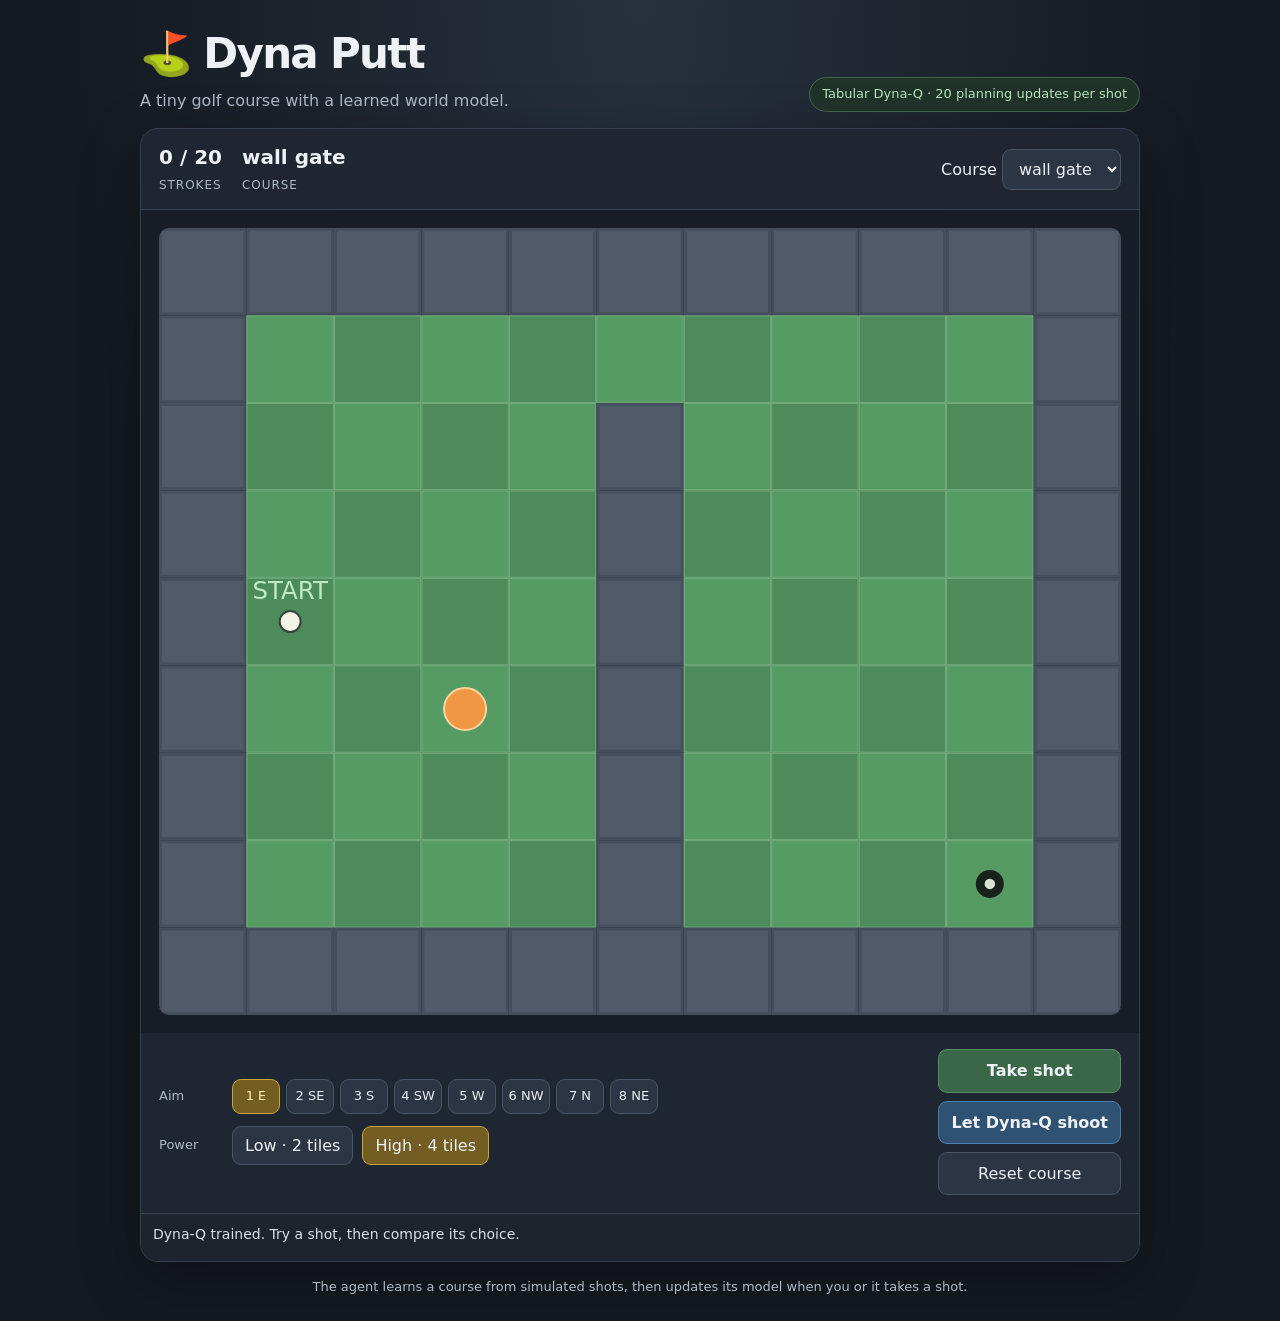
<file: dynaputt/index.html>
<!doctype html>
<html lang="en">
<head>
  <meta charset="utf-8">
  <meta name="viewport" content="width=device-width, initial-scale=1">
  <title>Dyna Putt</title>
  <style>
    :root { color-scheme: dark; --bg:#151a22; --panel:#202733; --line:#354150; --text:#eef2f6; --muted:#aeb9c7; --green:#4c915c; --yellow:#ffdf68; --orange:#ef9742; --blue:#75b9ff; }
    * { box-sizing:border-box; }
    body { margin:0; min-height:100vh; background:radial-gradient(ellipse at top,#26313d,var(--bg) 62%); color:var(--text); font:16px/1.45 system-ui,-apple-system,BlinkMacSystemFont,"Segoe UI",sans-serif; display:grid; place-items:center; padding:24px; }
    main { width:min(100%,1000px); display:grid; gap:16px; }
    header { display:flex; align-items:end; justify-content:space-between; gap:20px; }
    h1 { margin:0; font-size:clamp(28px,5vw,42px); letter-spacing:-.04em; }
    header p { color:var(--muted); margin:4px 0 0; }
    .badge { border:1px solid #46634d; color:#b8e6be; background:#203329; border-radius:999px; padding:7px 12px; font-size:13px; white-space:nowrap; }
    .game { background:rgba(32,39,51,.9); border:1px solid var(--line); border-radius:18px; overflow:hidden; box-shadow:0 18px 60px #0005; }
    .topbar { display:flex; flex-wrap:wrap; gap:12px; justify-content:space-between; align-items:center; padding:14px 18px; border-bottom:1px solid var(--line); }
    .stats { display:flex; gap:20px; align-items:center; flex-wrap:wrap; }
    .stat strong { font-size:20px; display:block; }
    .stat span { color:var(--muted); font-size:12px; text-transform:uppercase; letter-spacing:.08em; }
    select, button { color:var(--text); background:#2b3543; border:1px solid #465466; border-radius:9px; padding:9px 12px; font:inherit; }
    button { cursor:pointer; transition:transform .08s ease,background .12s ease; }
    button:hover { background:#374456; }
    button:active { transform:translateY(1px); }
    button.primary { background:#3a6748; border-color:#568c64; font-weight:650; }
    button.primary:hover { background:#477c57; }
    button.ai { background:#2f5273; border-color:#4b7eaa; font-weight:650; }
    button.ai:hover { background:#3a638a; }
    .board-wrap { padding:18px; background:#181e27; }
    canvas { display:block; width:100%; height:auto; border-radius:10px; background:#202733; }
    .controls { padding:16px 18px 18px; display:grid; grid-template-columns:1fr auto; gap:18px; align-items:center; }
    .left-controls { display:grid; gap:12px; }
    .row { display:flex; gap:9px; align-items:center; flex-wrap:wrap; }
    .label { color:var(--muted); font-size:13px; min-width:64px; }
    .directions { display:grid; grid-template-columns:repeat(8,minmax(38px,48px)); gap:6px; }
    .direction { padding:7px 4px; font-size:13px; }
    .direction.selected { background:#745d23; border-color:#c6a641; color:#fff4bf; }
    .power { padding:7px 12px; }
    .power.selected { background:#745d23; border-color:#c6a641; }
    .buttons { display:flex; flex-direction:column; gap:8px; min-width:145px; }
    .message { min-height:48px; color:#d7e0ea; font-size:14px; padding:10px 12px; border-top:1px solid var(--line); background:#1d242e; }
    .note { color:var(--muted); font-size:13px; text-align:center; }
    .error { color:#ffc1b8; }
    @media (max-width:680px) { body { padding:12px; } header { align-items:start; flex-direction:column; } .controls { grid-template-columns:1fr; } .buttons { flex-direction:row; } .directions { grid-template-columns:repeat(4,48px); } }
  </style>
</head>
<body>
<main>
  <header>
    <div><h1>⛳ Dyna Putt</h1><p>A tiny golf course with a learned world model.</p></div>
    <div class="badge">Tabular Dyna-Q · 20 planning updates per shot</div>
  </header>
  <section class="game" aria-label="Mini-golf game">
    <div class="topbar">
      <div class="stats">
        <div class="stat"><strong id="stroke-count">0 / 20</strong><span>Strokes</span></div>
        <div class="stat"><strong id="course-name">—</strong><span>Course</span></div>
      </div>
      <label>Course <select id="course"></select></label>
    </div>
    <div class="board-wrap"><canvas id="board" width="880" height="640" aria-label="Mini-golf course"></canvas></div>
    <div class="controls">
      <div class="left-controls">
        <div class="row"><span class="label">Aim</span><div class="directions" id="directions"></div></div>
        <div class="row"><span class="label">Power</span>
          <button class="power" data-power="0">Low · 2 tiles</button>
          <button class="power selected" data-power="1">High · 4 tiles</button>
        </div>
      </div>
      <div class="buttons">
        <button class="primary" id="shoot">Take shot</button>
        <button class="ai" id="ai-shot">Let Dyna-Q shoot</button>
        <button id="reset">Reset course</button>
      </div>
    </div>
    <div class="message" id="message">Connecting to the local Dyna-Q agent…</div>
  </section>
  <div class="note">The agent learns a course from simulated shots, then updates its model when you or it takes a shot.</div>
</main>
<script>
(() => {
  const COURSES = {
    easy: [
      "###########", "#.........#", "#S........#", "#.........#",
      "#.........#", "#.........#", "#........H#", "###########"
    ],
    wall_gate: [
      "###########", "#.........#", "#....#....#", "#....#....#",
      "#S...#....#", "#..B.#....#", "#....#....#", "#....#...H#", "###########"
    ]
  };
  const labels = ["E", "SE", "S", "SW", "W", "NW", "N", "NE"];
  const vectors = [[1,0],[1,1],[0,1],[-1,1],[-1,0],[-1,-1],[0,-1],[1,-1]];
  const powerSteps = [2,4];
  const directionsRoot = document.getElementById("directions");
  const courseSelect = document.getElementById("course");
  const canvas = document.getElementById("board");
  const ctx = canvas.getContext("2d");
  const messageEl = document.getElementById("message");
  let game = null;
  let direction = 0;
  let power = 1;
  let animating = false;
  let shownBall = null;

  labels.forEach((name, i) => {
    const button = document.createElement("button");
    button.className = "direction" + (i === direction ? " selected" : "");
    button.textContent = `${i + 1} ${name}`;
    button.addEventListener("click", () => setDirection(i));
    directionsRoot.append(button);
  });
  document.querySelectorAll(".power").forEach(button => button.addEventListener("click", () => {
    power = Number(button.dataset.power);
    document.querySelectorAll(".power").forEach(b => b.classList.toggle("selected", b === button));
  }));

  function setDirection(index) {
    direction = index;
    [...directionsRoot.children].forEach((button, i) => button.classList.toggle("selected", i === index));
  }

  function seededRandom(seed) {
    let value = seed >>> 0;
    return () => {
      value += 0x6D2B79F5;
      let t = value;
      t = Math.imul(t ^ (t >>> 15), t | 1);
      t ^= t + Math.imul(t ^ (t >>> 7), t | 61);
      return ((t ^ (t >>> 14)) >>> 0) / 4294967296;
    };
  }

  class MiniGolf {
    constructor(name) {
      this.name=name; this.rows=COURSES[name]; this.height=this.rows.length; this.width=this.rows[0].length;
      this.start=this.find("S"); this.hole=this.find("H"); this.cells=[]; this.cellToState=new Map();
      for(let y=0;y<this.height;y++) for(let x=0;x<this.width;x++) if(!"#B".includes(this.rows[y][x])) {
        this.cellToState.set(`${x},${y}`,this.cells.length); this.cells.push([x,y]);
      }
      this.nStates=this.cells.length; this.nActions=16; this.reset();
    }
    find(char) {
      const matches=[];
      this.rows.forEach((row,y)=>[...row].forEach((tile,x)=>{if(tile===char)matches.push([x,y]);}));
      if(matches.length!==1)throw new Error(`Course needs exactly one ${char}.`);
      return matches[0];
    }
    tile(x,y) { return x<0||x>=this.width||y<0||y>=this.height ? "#" : this.rows[y][x]; }
    reset() { this.state=this.cellToState.get(this.start.join(","));this.strokes=0;this.done=false;this.truncated=false;return this.state; }
    step(action) {
      if(this.done||this.truncated)throw new Error("Episode over; reset the course first.");
      let directionId=Math.floor(action/2), powerId=action%2;
      let [dx,dy]=vectors[directionId],ticks=powerSteps[powerId];
      let [x,y]=this.cells[this.state],path=[[x,y]];
      for(let i=0;i<ticks;i++) {
        let nx=x+dx,ny=y+dy,tile=this.tile(nx,ny);
        if(tile==="B") {
          dx=-dx;dy=-dy;nx=x+dx;ny=y+dy;
          if("#B".includes(this.tile(nx,ny)))break;
        } else if(tile==="#") {
          const xBlocked=dx!==0&&this.tile(x+dx,y)==="#";
          const yBlocked=dy!==0&&this.tile(x,y+dy)==="#";
          if(xBlocked&&!yBlocked)dx=-dx;
          else if(yBlocked&&!xBlocked)dy=-dy;
          else {dx=-dx;dy=-dy;}
          nx=x+dx;ny=y+dy;
          if("#B".includes(this.tile(nx,ny)))break;
        }
        x=nx;y=ny;path.push([x,y]);
        if(x===this.hole[0]&&y===this.hole[1])break;
      }
      this.state=this.cellToState.get(`${x},${y}`);this.strokes++;
      const sank=x===this.hole[0]&&y===this.hole[1];
      this.done=sank;this.truncated=!sank&&this.strokes>=20;
      return {state:this.state,reward:-1,done:this.done||this.truncated,sank,truncated:this.truncated,path};
    }
    actionName(action) {return `${labels[Math.floor(action/2)]} / ${action%2?"high":"low"}`;}
  }

  class DynaQ {
    constructor(nStates,nActions,seed) {
      this.nActions=nActions;this.alpha=.25;this.gamma=.95;this.epsilon=1;this.epsilonMin=.03;this.epsilonDecay=.992;
      this.planningSteps=20;this.rng=seededRandom(seed);this.q=Array.from({length:nStates},()=>new Float64Array(nActions));this.model=new Map();
    }
    act(state,explore=true) {
      if(explore&&this.rng()<this.epsilon)return Math.floor(this.rng()*this.nActions);
      const row=this.q[state],max=Math.max(...row),best=[];
      for(let a=0;a<this.nActions;a++)if(row[a]===max)best.push(a);
      return explore?best[Math.floor(this.rng()*best.length)]:best[0];
    }
    update(state,action,reward,next,terminal) {
      const target=terminal?reward:reward+this.gamma*Math.max(...this.q[next]);
      this.q[state][action]+=this.alpha*(target-this.q[state][action]);
    }
    observe(state,action,reward,next,terminal) {
      this.update(state,action,reward,next,terminal);this.model.set(`${state},${action}`,[state,action,reward,next,terminal]);
      const pairs=[...this.model.values()];
      for(let i=0;i<this.planningSteps;i++) {
        const [s,a,r,n,t]=pairs[Math.floor(this.rng()*pairs.length)];this.update(s,a,r,n,t);
      }
    }
    endEpisode(){this.epsilon=Math.max(this.epsilonMin,this.epsilon*this.epsilonDecay);}
  }

  function train(courseName) {
    const env=new MiniGolf(courseName),agent=new DynaQ(env.nStates,env.nActions,7);
    for(let episode=0;episode<700;episode++) {
      let state=env.reset(),done=false;
      while(!done) {
        const action=agent.act(state),result=env.step(action);
        agent.observe(state,action,result.reward,result.state,result.sank);state=result.state;done=result.done;
      }
      agent.endEpisode();
    }
    agent.epsilon=0;
    return {env,agent};
  }

  function setGame(courseName, message) {
    const trained=train(courseName);trained.env.reset();game={...trained,path:[[...trained.env.start]],message};shownBall=[...trained.env.start];
    document.getElementById("course-name").textContent=courseName.replaceAll("_"," ");
    courseSelect.value=courseName;messageEl.textContent=message;
    updateStats();draw();
  }

  function updateStats() {
    if(!game)return;
    document.getElementById("stroke-count").textContent=`${game.env.strokes} / 20`;
    document.getElementById("course-name").textContent=game.env.name.replaceAll("_"," ");
    messageEl.textContent=game.message;messageEl.classList.remove("error");
  }

  function draw() {
    if (!game) return;
    const dpr = window.devicePixelRatio || 1;
    const width = canvas.clientWidth;
    const height = width * game.env.height / game.env.width;
    canvas.style.height = `${height}px`;
    if (canvas.width !== Math.round(width * dpr) || canvas.height !== Math.round(height * dpr)) {
      canvas.width = Math.round(width * dpr); canvas.height = Math.round(height * dpr);
    }
    ctx.setTransform(dpr,0,0,dpr,0,0);
    const cw = width / game.env.width, ch = height / game.env.height;
    ctx.clearRect(0,0,width,height);
    for (let y=0;y<game.env.height;y++) for (let x=0;x<game.env.width;x++) {
      const tile=game.env.rows[y][x], px=x*cw, py=y*ch;
      if (tile==="#") {
        ctx.fillStyle="#454e5c"; ctx.fillRect(px,py,cw,ch);
        ctx.fillStyle="#505a69"; ctx.fillRect(px+3,py+3,cw-6,ch-6);
      } else {
        ctx.fillStyle=(x+y)%2 ? "#4d8c5a" : "#559b63"; ctx.fillRect(px,py,cw,ch);
        ctx.strokeStyle="#75ad7e"; ctx.lineWidth=1; ctx.strokeRect(px+.5,py+.5,cw-1,ch-1);
        if(tile==="B") { ctx.fillStyle="#ef9742"; ctx.beginPath(); ctx.arc(px+cw/2,py+ch/2,Math.min(cw,ch)*.24,0,Math.PI*2); ctx.fill(); ctx.strokeStyle="#ffd39f";ctx.lineWidth=2;ctx.stroke(); }
        if(tile==="H") { ctx.fillStyle="#17231a";ctx.beginPath();ctx.arc(px+cw/2,py+ch/2,Math.min(cw,ch)*.16,0,Math.PI*2);ctx.fill();ctx.fillStyle="#d8e3d3";ctx.beginPath();ctx.arc(px+cw/2,py+ch/2,Math.min(cw,ch)*.06,0,Math.PI*2);ctx.fill(); }
        if(tile==="S") { ctx.fillStyle="#bdebc0";ctx.font=`${Math.min(cw,ch)*.28}px system-ui`;ctx.textAlign="center";ctx.fillText("START",px+cw/2,py+ch*.24); }
      }
    }
    if (game.path && game.path.length>1) {
      ctx.beginPath(); game.path.forEach(([x,y],i)=>{const px=(x+.5)*cw,py=(y+.5)*ch;i?ctx.lineTo(px,py):ctx.moveTo(px,py);});
      ctx.strokeStyle="#ffdf68";ctx.lineWidth=Math.max(3,Math.min(cw,ch)*.07);ctx.lineCap="round";ctx.lineJoin="round";ctx.stroke();
    }
    const [bx,by]=shownBall || game.env.cells[game.env.state];
    ctx.fillStyle="#f4f3e8";ctx.beginPath();ctx.arc((bx+.5)*cw,(by+.5)*ch,Math.min(cw,ch)*.12,0,Math.PI*2);ctx.fill();
    ctx.strokeStyle="#34443a";ctx.lineWidth=2;ctx.stroke();
  }

  async function animate(path) {
    animating=true;
    for (const cell of path.slice(1)) {
      shownBall=[...cell]; draw();
      await new Promise(resolve=>setTimeout(resolve,115));
    }
    animating=false;
    if (game) { shownBall=[...game.env.cells[game.env.state]]; draw(); }
  }

  async function takeShot(actor, action) {
    if (!game || animating) return;
    if (game.env.done || game.env.truncated) { game.message="Round over. Press Reset course to play again."; updateStats(); return; }
    if(actor==="ai")action=game.agent.act(game.env.state,false);
    const state=game.env.state;
    const learned=game.agent.model.get(`${state},${action}`);
    const prediction=learned?game.env.cells[learned[3]]:null;
    const result=game.env.step(action);
    game.agent.observe(state,action,result.reward,result.state,result.sank);
    game.path=result.path;
    const outcome=result.sank?"sank it!":result.truncated?"out of strokes":"shot taken";
    const predicted=actor==="ai"&&prediction?` Model predicted ${prediction}; landed at ${game.env.cells[result.state]}.`:"";
    game.message=`${actor==="ai"?"Dyna-Q":"You"}: ${game.env.actionName(action)} — ${outcome}.${predicted} Model updated.`;
    updateStats();draw();await animate(result.path);
  }

  Object.keys(COURSES).forEach(name=>{const option=document.createElement("option");option.value=name;option.textContent=name.replaceAll("_"," ");courseSelect.append(option);});
  document.getElementById("shoot").addEventListener("click",()=>takeShot("human",direction*2+power));
  document.getElementById("ai-shot").addEventListener("click",()=>takeShot("ai"));
  document.getElementById("reset").addEventListener("click",()=>{game.env.reset();game.path=[[...game.env.start]];shownBall=[...game.env.start];game.message="Course reset. The learned agent is ready.";updateStats();draw();});
  courseSelect.addEventListener("change",()=>{messageEl.textContent="Training a small local Dyna-Q agent for this course…";setTimeout(()=>setGame(courseSelect.value,"Course ready. Try a shot or ask Dyna-Q."),25);});
  document.addEventListener("keydown",event=>{
    if(event.key>="1"&&event.key<="8")setDirection(Number(event.key)-1);
    if(event.key.toLowerCase()==="p"){power=1-power;document.querySelectorAll(".power").forEach(b=>b.classList.toggle("selected",Number(b.dataset.power)===power));}
    if(event.key===" "){event.preventDefault();takeShot("human",direction*2+power);}
  });
  window.addEventListener("resize",draw);
  messageEl.textContent="Training a small local Dyna-Q agent…";
  setTimeout(()=>setGame("wall_gate","Dyna-Q trained. Try a shot, then compare its choice."),25);
})();
</script>
</body>
</html>
</file>
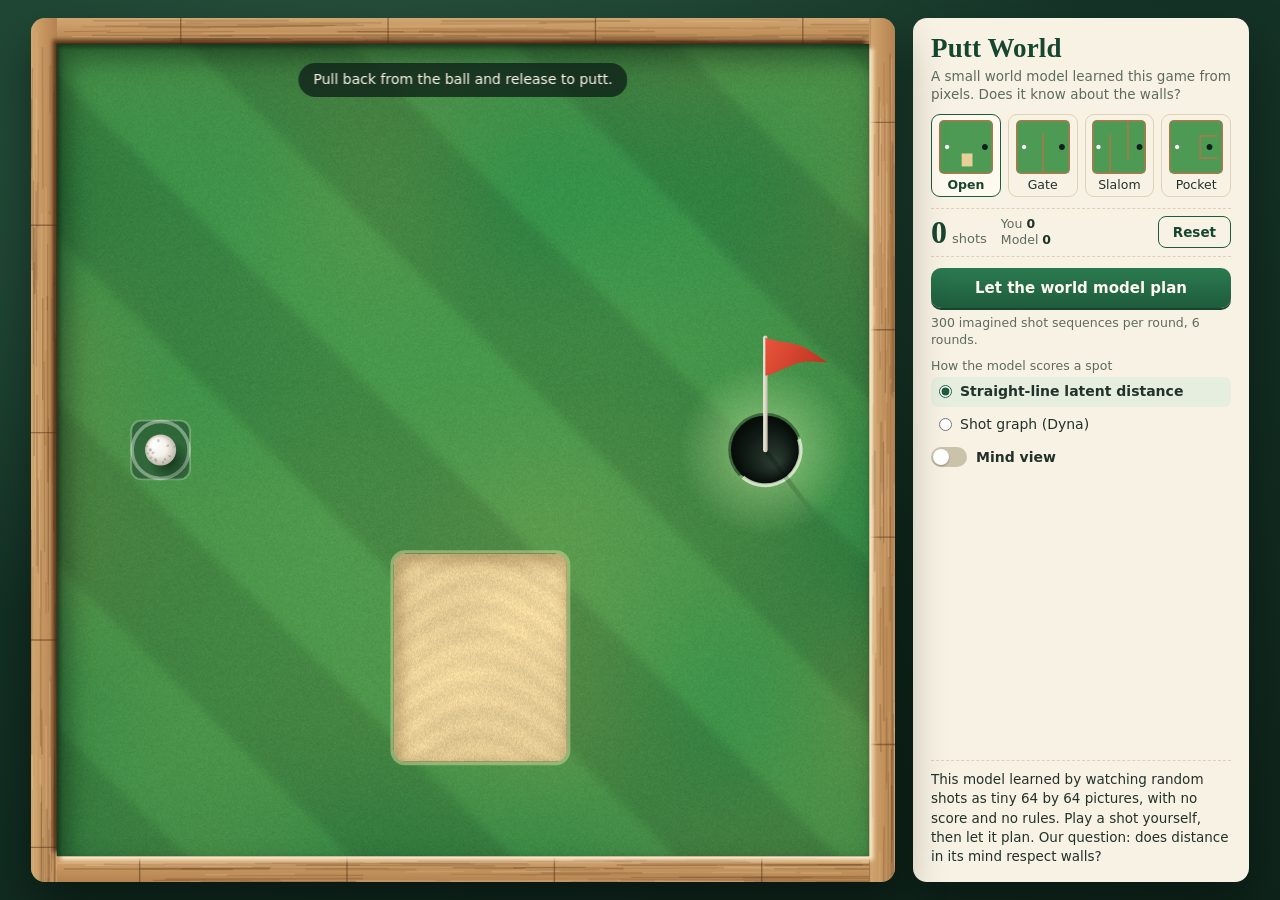
<file: putt_world/demo/index.html>
<!doctype html>
<html lang="en">
<head>
<meta charset="utf-8">
<meta name="viewport" content="width=device-width, initial-scale=1">
<title>Putt World</title>
<link rel="stylesheet" href="style.css">
</head>
<body>
<main class="stage">
  <section class="board" id="board" aria-label="Mini-golf course">
    <canvas id="course" aria-label="Top-down mini-golf course. Drag back from the ball to aim and set power, then release."></canvas>
    <div class="status" id="status" role="status" aria-live="polite"></div>
  </section>

  <aside class="card">
    <header>
      <h1>Putt World</h1>
      <p class="tagline">A small world model learned this game from pixels. Does it know about the walls?</p>
    </header>

    <nav class="courses" id="courses" aria-label="Choose a course"></nav>

    <div class="score">
      <div class="tally"><span class="big" id="shots">0</span><span class="label" id="shots-label">shots</span></div>
      <div class="split">
        <span>You <b id="shots-you">0</b></span>
        <span>Model <b id="shots-model">0</b></span>
      </div>
      <button class="reset" id="reset" type="button">Reset</button>
    </div>

    <div class="agent">
      <button class="plan" id="plan" type="button">Let the world model plan</button>
      <p class="model-note" id="model-note"></p>
      <fieldset class="modes">
        <legend>How the model scores a spot</legend>
        <label><input type="radio" name="mode" value="latent" checked><span>Straight-line latent distance</span></label>
        <label><input type="radio" name="mode" value="graph"><span>Shot graph (Dyna)</span></label>
      </fieldset>
      <label class="switch">
        <input type="checkbox" id="mind">
        <span class="track" aria-hidden="true"></span>
        <span>Mind view</span>
      </label>
      <div class="legend" id="legend" hidden>
        <div class="legend-title" id="legend-title"></div>
        <div class="legend-bar"><span class="legend-marker" id="legend-marker" title="The ball"></span></div>
        <div class="legend-ends"><span id="legend-low"></span><span id="legend-high"></span></div>
      </div>
    </div>

    <p class="caption" id="caption"></p>
  </aside>
</main>
<script src="golf.js"></script>
<script src="planner.js"></script>
<script src="model_data.js" onerror="window.PUTT_MODEL = window.PUTT_MODEL || null"></script>
<script src="render.js"></script>
<script src="app.js"></script>
</body>
</html>
</file>
<file: putt_world/demo/style.css>
:root {
  --ink: #22312a;
  --ink-soft: #5d6b5f;
  --paper: #f8f2e4;
  --paper-deep: #efe6d1;
  --line: #ddd1b7;
  --pine: #1f5c3d;
  --pine-deep: #174630;
  --flag: #d8452f;
  --heat-0: #f3efff;
  --heat-1: #bcaef2;
  --heat-2: #6a52cf;
  --heat-3: #241673;
  --serif: "Iowan Old Style", "Palatino Linotype", Palatino, Georgia, serif;
  --sans: "Avenir Next", "Segoe UI", system-ui, -apple-system, sans-serif;
}

* { box-sizing: border-box; }
html, body { height: 100%; margin: 0; }
body {
  background:
    radial-gradient(1100px 700px at 30% 20%, #2c5a43 0%, transparent 70%),
    linear-gradient(160deg, #173a2b, #0e241b);
  color: var(--ink);
  font: 15px/1.4 var(--sans);
}

.stage {
  --board: min(calc(100vh - 36px), calc(100vw - 396px));
  min-height: 100%;
  display: grid;
  grid-template-columns: var(--board) 336px;
  gap: 18px;
  justify-content: center;
  align-content: center;
  padding: 18px;
}

.board {
  position: relative;
  width: var(--board);
  height: var(--board);
  border-radius: 14px;
  overflow: hidden;
  box-shadow: 0 22px 50px rgb(0 0 0 / 0.45), 0 2px 0 rgb(255 255 255 / 0.08) inset;
  background: #3f8548;
}
#course {
  display: block;
  width: 100%;
  height: 100%;
  touch-action: none;
  user-select: none;
  -webkit-user-select: none;
}

.status {
  position: absolute;
  left: 50%;
  top: 5.2%;
  transform: translateX(-50%);
  max-width: 86%;
  padding: 7px 15px;
  border-radius: 999px;
  background: rgb(16 34 25 / 0.8);
  color: #fdf8ea;
  font-size: 14px;
  font-weight: 500;
  text-align: center;
  pointer-events: none;
  opacity: 0;
  transition: opacity 0.2s;
  backdrop-filter: blur(4px);
  -webkit-backdrop-filter: blur(4px);
}
.status.show { opacity: 1; }

.card {
  display: flex;
  flex-direction: column;
  gap: 11px;
  height: var(--board);
  overflow-y: auto;
  padding: 16px 18px;
  border-radius: 14px;
  background: var(--paper);
  box-shadow: 0 22px 50px rgb(0 0 0 / 0.35);
}
h1 {
  margin: 0;
  font: 600 27px/1.1 var(--serif);
  color: var(--pine-deep);
  letter-spacing: 0.005em;
}
.tagline { margin: 3px 0 0; color: var(--ink-soft); font-size: 13.5px; line-height: 1.35; }

.courses { display: grid; grid-template-columns: repeat(4, 1fr); gap: 7px; }
.courses button {
  display: flex;
  flex-direction: column;
  align-items: center;
  gap: 3px;
  padding: 5px 3px 4px;
  border: 1.5px solid var(--line);
  border-radius: 9px;
  background: transparent;
  color: var(--ink);
  font: 500 12.5px var(--sans);
  cursor: pointer;
  transition: background 0.15s, border-color 0.15s;
}
.courses button:hover { background: var(--paper-deep); }
.courses button[aria-pressed="true"] { border-color: var(--pine); background: #fffaf0; color: var(--pine-deep); font-weight: 600; }
.courses canvas { width: 54px; height: 54px; border-radius: 5px; display: block; }

.score {
  display: flex;
  align-items: center;
  gap: 14px;
  padding: 7px 0;
  border-block: 1px dashed var(--line);
}
.tally { display: flex; align-items: baseline; gap: 5px; }
.big { font: 600 32px/1 var(--serif); color: var(--pine-deep); font-variant-numeric: tabular-nums; }
.label { color: var(--ink-soft); font-size: 13px; }
.split { display: flex; flex-direction: column; font-size: 12.5px; line-height: 1.3; color: var(--ink-soft); }
.split b { color: var(--ink); font-variant-numeric: tabular-nums; }
.reset {
  margin-left: auto;
  padding: 7px 14px;
  border: 1.5px solid var(--pine);
  border-radius: 8px;
  background: transparent;
  color: var(--pine-deep);
  font: 600 13.5px var(--sans);
  cursor: pointer;
  transition: background 0.15s;
}
.reset:hover { background: #e6efdf; }
.reset.nudge { animation: nudge 0.5s ease-in-out 2; }
@keyframes nudge { 50% { transform: scale(1.08); background: #e6efdf; } }

.agent { display: flex; flex-direction: column; gap: 8px; }
.plan {
  padding: 11px 12px;
  border: 0;
  border-radius: 10px;
  background: linear-gradient(180deg, #2a7a51, var(--pine));
  box-shadow: 0 2px 0 var(--pine-deep);
  color: #fffaf0;
  font: 600 15px var(--sans);
  cursor: pointer;
  transition: filter 0.15s, transform 0.05s;
}
.plan:hover { filter: brightness(1.08); }
.plan:active { transform: translateY(1px); }
.plan.waiting { background: #a7b3a4; box-shadow: 0 2px 0 #8d998a; }
.plan.busy { background: linear-gradient(180deg, #4b3fa6, #362b86); box-shadow: 0 2px 0 #271e66; }
.model-note { margin: -2px 0 0; min-height: 1.3em; font-size: 12.5px; color: var(--ink-soft); }

.modes { margin: 0; padding: 0; border: 0; display: grid; gap: 3px; }
.modes legend { padding: 0 0 3px; font-size: 12.5px; color: var(--ink-soft); }
.modes label {
  display: flex;
  align-items: center;
  gap: 8px;
  padding: 5px 8px;
  border-radius: 7px;
  font-size: 14px;
  cursor: pointer;
}
.modes label:hover { background: var(--paper-deep); }
.modes input { accent-color: var(--pine); margin: 0; }
.modes label:has(input:checked) { background: #e6efdf; font-weight: 600; }

.switch { display: flex; align-items: center; gap: 9px; font-size: 14px; font-weight: 600; cursor: pointer; }
.switch input { position: absolute; opacity: 0; }
.track {
  position: relative;
  width: 36px;
  height: 20px;
  border-radius: 999px;
  background: #cbc2ab;
  transition: background 0.15s;
}
.track::after {
  content: "";
  position: absolute;
  left: 2px;
  top: 2px;
  width: 16px;
  height: 16px;
  border-radius: 50%;
  background: #fff;
  box-shadow: 0 1px 2px rgb(0 0 0 / 0.3);
  transition: transform 0.15s;
}
.switch input:checked + .track { background: var(--heat-2); }
.switch input:checked + .track::after { transform: translateX(16px); }
.switch input:focus-visible + .track,
button:focus-visible,
.modes input:focus-visible { outline: 2px solid var(--heat-2); outline-offset: 2px; }

.legend-title { font-size: 12.5px; color: var(--ink-soft); }
.legend-bar {
  position: relative;
  height: 11px;
  margin: 3px 0 2px;
  border-radius: 3px;
  background: linear-gradient(90deg, var(--heat-0), var(--heat-1) 33%, var(--heat-2) 66%, var(--heat-3));
  box-shadow: inset 0 0 0 1px rgb(36 22 115 / 0.2);
}
.legend-marker {
  position: absolute;
  top: -3px;
  width: 11px;
  height: 17px;
  margin-left: -5.5px;
  border-radius: 6px;
  background: #fff;
  box-shadow: 0 0 0 1.5px var(--ink);
  transition: left 0.12s linear;
}
.legend-ends { display: flex; justify-content: space-between; font-size: 12px; color: var(--ink-soft); }

.caption {
  margin: auto 0 0;
  padding-top: 9px;
  border-top: 1px dashed var(--line);
  font-size: 13.5px;
  line-height: 1.42;
  color: var(--ink);
}

@media (max-width: 860px) {
  .stage { --board: calc(100vw - 32px); grid-template-columns: var(--board); padding: 16px; }
  .card { height: auto; }
}
@media (min-width: 861px) and (max-height: 700px) {
  .card { gap: 7px; padding: 12px 16px; }
  .tagline { display: none; }
  .courses canvas { width: 38px; height: 38px; }
  .plan { padding: 8px 12px; }
  .caption { font-size: 12.5px; padding-top: 6px; }
}
@media (prefers-reduced-motion: reduce) {
  * { transition: none !important; animation: none !important; }
}
</file>
